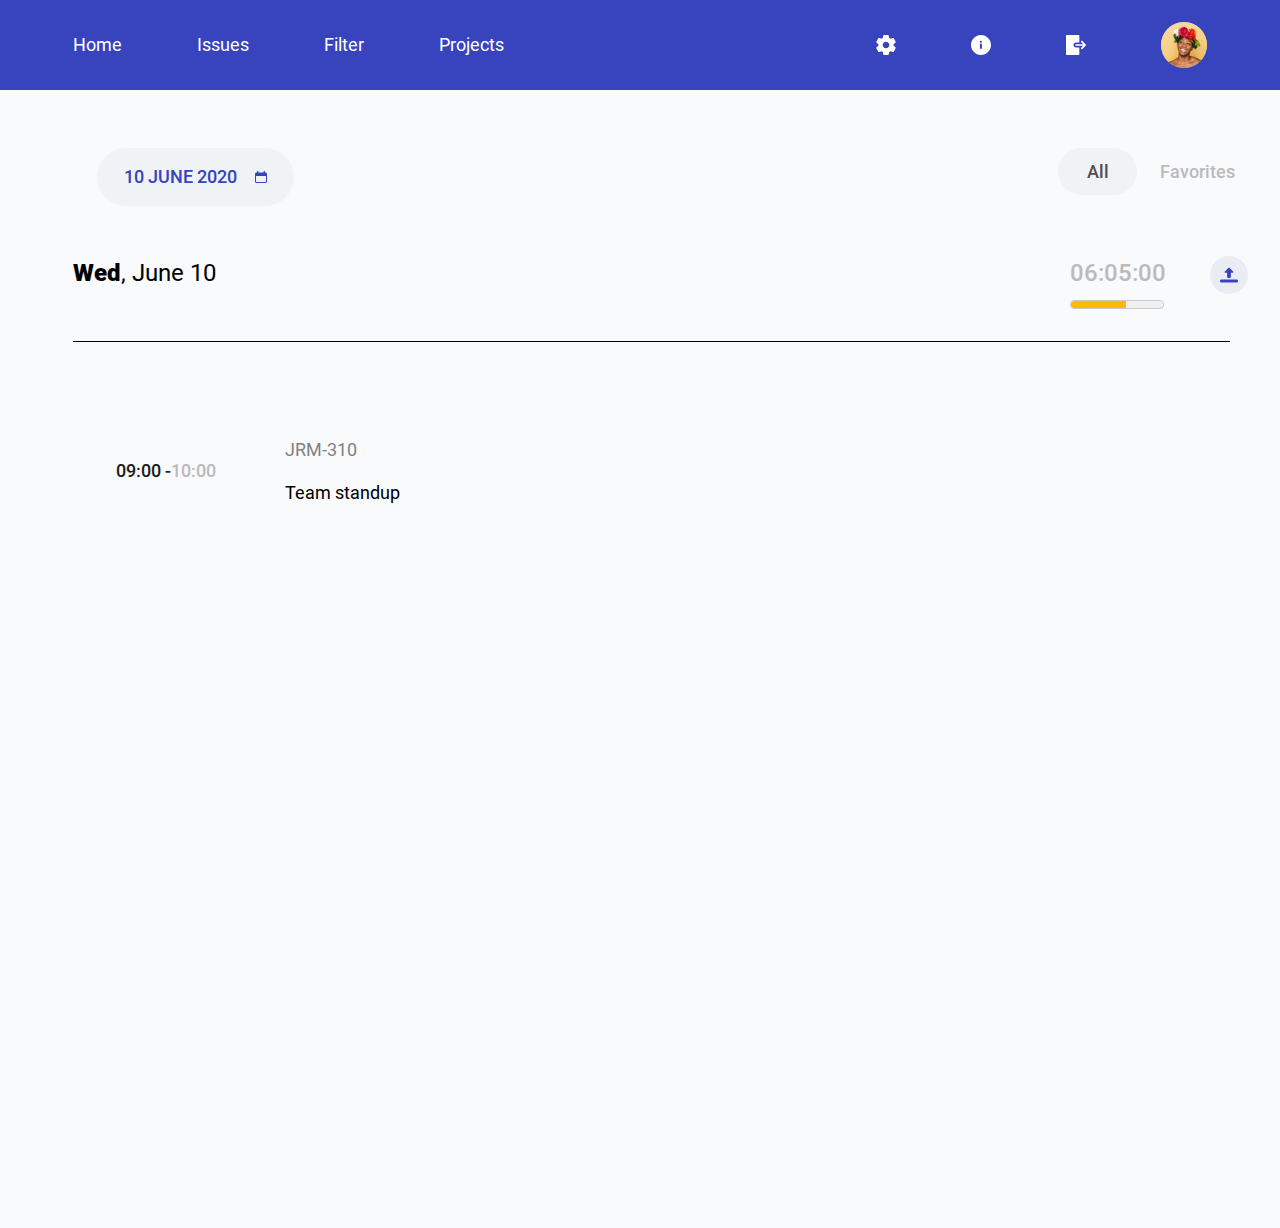
<file: index.html>
<!doctype html>
<html lang="en">
<head>
    <meta charset="UTF-8">
    <meta name="viewport"
          content="width=device-width, user-scalable=no, initial-scale=1.0, maximum-scale=1.0, minimum-scale=1.0">
    <meta http-equiv="X-UA-Compatible" content="ie=edge">
    <title>TimeTracker</title>
    <link rel="stylesheet" href="css/style.css">
    <script src="index.js"></script>
</head>
<body>
<header class="header">
    <div class="wrapper">
        <div class="header__wrapper">

            <nav class="header__nav">
                <ul class="header__list">
                    <li class="header__item">
                        <a href="#!" class="header__link" onclick="setActiveLink(this.classList)">Home</a>
                    </li>
                    <li class="header__item">
                        <a href="./index2.html" class="header__link" onclick="setActiveLink(this.classList.)">Issues</a>
                    </li>
                    <li class="header__item">
                        <a href="#!" class="header__link" onclick="setActiveLink(this.classList)">Filter</a>
                    </li>
                    <li class="header__item">
                        <a href="#!" class="header__link" onclick="setActiveLink(this.classList)">Projects</a>
                    </li>
                </ul>
            </nav>

            <div class="header__toolbar">
                <ul class="header__list-tool">
                    <li class="header__item">
                        <a href="#!" class="header__link">
                            <img src="img/svg/settings.svg" alt="Settings">
                        </a>
                    </li>
                    <li class="header__item">
                        <a href="#!" class="header__link">
                            <img src="img/svg/info.svg" alt="Settings">
                        </a>
                    </li>
                    <li class="header__item">
                        <a href="#!" class="header__link">
                            <img src="img/svg/exit.svg" alt="Settings">
                        </a>
                    </li>
                    <li class="header__item">
                        <a href="#!" class="header__link">
                            <img src="img/svg/avatar.svg" alt="Settings">
                        </a>
                    </li>
                </ul>
            </div>

        </div>
    </div>
</header>

<main class="main">
    <div class="wrapper">
        <div class="main__day">
            <div class="main__day-wrapper">

                <span class="main__day-data">
                    10 JUNE 2020
                    <img src="img/svg/calendar.svg" alt="The calendar" class="main__day-data-cal">
                </span>
                <div class="main__data-select">
                    <span class="main__data-select-all">
                        All
                    </span>
                    <span class="main__data-select-fav">
                        Favorites
                    </span>
                </div>

            </div>

            <div class="main__day-current-wrapper">

                <div class="main__day-weekday-time-upload">
                <span class="main__day-day-of-week">
                    <strong class="main__day-current-wrapper__strong">Wed</strong>, June 10
                </span>
                    <div class="main__day-progress-and-upload">
                        <div class="main__day-progress">
                            <div class="main__day-progress-time">06:05:00</div>
                            <div class="main__day-progress-bar">
                                <meter value="60" max="100" low="59" high="61"></meter>
                            </div>
                        </div>
                        <div class="main__day-upload">
                            <img src="./img/svg/download.svg" alt="Download" class="main__day-upload-ico">
                        </div>
                    </div>
                </div>

                <div class="main__day-task-info">
                    <div class="main__day-time-and-task">
                        <div class="main__day-div-of-time">
                            <span class="main__day-time-strong">09:00 -</span>
                            <span class="main__day-time">  10:00</span>
                        </div>
                        <div class="main__day-task">
                            <span class="main__day-task-jrm">
                                JRM-310
                            </span>
                            <span class="main__day-name-of-task">
                                Team standup
                            </span>
                        </div>
                    </div>

                    <div class="main__day-progress-of-load">

                    </div>
                </div>
            </div>
        </div>


        <div class="main__time-track">

        </div>
        <div class="main__google">

        </div>
    </div>
</main>

</body>
</html>
</file>
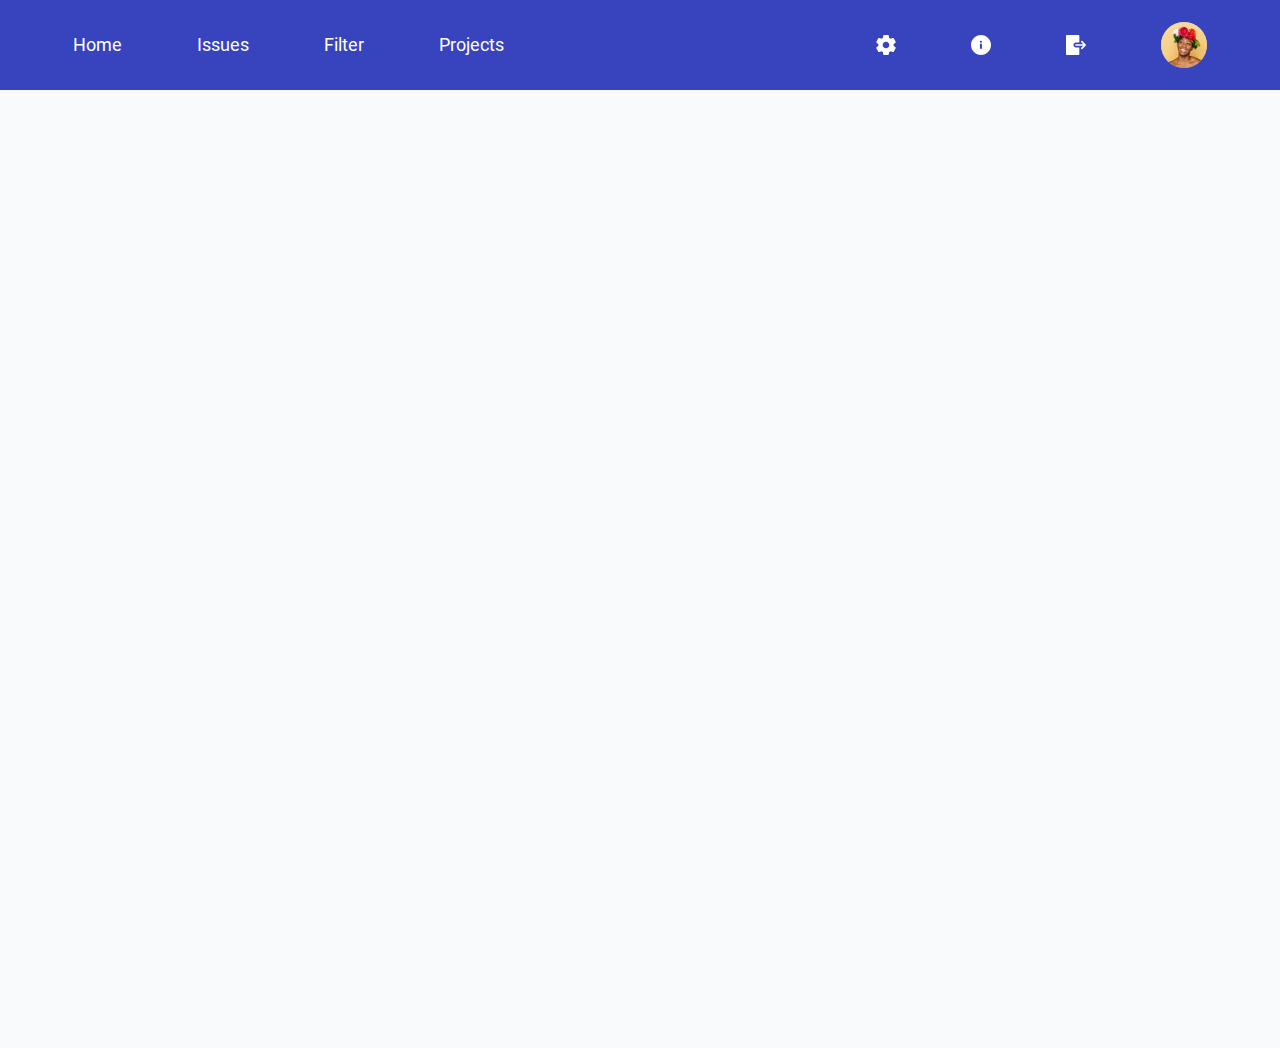
<file: index2.html>
<!doctype html>
<html lang="en">
<head>
    <meta charset="UTF-8">
    <meta name="viewport"
          content="width=device-width, user-scalable=no, initial-scale=1.0, maximum-scale=1.0, minimum-scale=1.0">
    <meta http-equiv="X-UA-Compatible" content="ie=edge">
    <link rel="stylesheet" href="css/style.css">
    <script src="index.js"></script>
    <title>Document</title>
</head>
<body>
<header class="header">
    <div class="wrapper">
        <div class="header__wrapper">

            <nav class="header__nav">
                <ul class="header__list">
                    <li class="header__item">
                        <a href="./index.html" class="header__link" onclick="setActiveLink(this.classList)">Home</a>
                    </li>
                    <li class="header__item">
                        <a href="./index2.html" class="header__link" onclick="setActiveLink(this.classList)">Issues</a>
                    </li>
                    <li class="header__item">
                        <a href="./index.html" class="header__link" onclick="setActiveLink(this.classList)">Filter</a>
                    </li>
                    <li class="header__item">
                        <a href="./index.html" class="header__link" onclick="setActiveLink(this.classList)">Projects</a>
                    </li>
                </ul>
            </nav>

            <div class="header__toolbar">
                <ul class="header__list-tool">
                    <li class="header__item">
                        <a href="#!" class="header__link">
                            <img src="img/svg/settings.svg" alt="Settings">
                        </a>
                    </li>
                    <li class="header__item">
                        <a href="#!" class="header__link">
                            <img src="img/svg/info.svg" alt="Settings">
                        </a>
                    </li>
                    <li class="header__item">
                        <a href="#!" class="header__link">
                            <img src="img/svg/exit.svg" alt="Settings">
                        </a>
                    </li>
                    <li class="header__item">
                        <a href="#!" class="header__link">
                            <img src="img/svg/avatar.svg" alt="Settings">
                        </a>
                    </li>
                </ul>
            </div>

        </div>
    </div>
</header>
<main>

</main>

</body>
</html>
</file>
<file: css/style.css>
/* http://meyerweb.com/eric/tools/css/reset/
   v2.0 | 20110126
   License: none (public domain)
*/

/*Сбрасываем все изначальные параметры любого браузера*/

html, body, div, span, applet, object, iframe,
h1, h2, h3, h4, h5, h6, p, blockquote, pre,
a, abbr, acronym, address, big, cite, code,
del, dfn, em, img, ins, kbd, q, s, samp,
small, strike, strong, sub, sup, tt, var,
b, u, i, center,
dl, dt, dd, ol, ul, li,
fieldset, form, label, legend,
table, caption, tbody, tfoot, thead, tr, th, td,
article, aside, canvas, details, embed,
figure, figcaption, footer, header, hgroup,
menu, nav, output, ruby, section, summary,
time, mark, audio, video {
    margin: 0;
    padding: 0;
    border: 0;
    font-size: 100%;
    font: inherit;
    vertical-align: baseline;
}
/* HTML5 display-role reset for older browsers */
article, aside, details, figcaption, figure,
footer, header, hgroup, menu, nav, section {
    display: block;
}
body {
    line-height: 1;
}
ol, ul {
    list-style: none;
}
blockquote, q {
    quotes: none;
}
blockquote:before, blockquote:after,
q:before, q:after {
    content: '';
    content: none;
}
table {
    border-collapse: collapse;
    border-spacing: 0;
}

/*Подключаем шрифты*/

/* roboto-regular - latin */
@font-face {
    font-family: 'Roboto';
    font-style: normal;
    font-weight: 400;
    src: local('Roboto'), local('Roboto-Regular'),
    url('../fonts/roboto-v20-latin-regular.woff2') format('woff2'), /* Chrome 26+, Opera 23+, Firefox 39+ */
    url('../fonts/roboto-v20-latin-regular.woff') format('woff'); /* Chrome 6+, Firefox 3.6+, IE 9+, Safari 5.1+ */
}
/* roboto-500 - latin */
@font-face {
    font-family: 'Roboto';
    font-style: normal;
    font-weight: 500;
    src: local('Roboto Medium'), local('Roboto-Medium'),
    url('../fonts/roboto-v20-latin-500.woff2') format('woff2'), /* Chrome 26+, Opera 23+, Firefox 39+ */
    url('../fonts/roboto-v20-latin-500.woff') format('woff'); /* Chrome 6+, Firefox 3.6+, IE 9+, Safari 5.1+ */
}
/* roboto-900 - latin */
@font-face {
    font-family: 'Roboto';
    font-style: normal;
    font-weight: 900;
    src: local('Roboto Black'), local('Roboto-Black'),
    url('../fonts/roboto-v20-latin-900.woff2') format('woff2'), /* Chrome 26+, Opera 23+, Firefox 39+ */
    url('../fonts/roboto-v20-latin-900.woff') format('woff'); /* Chrome 6+, Firefox 3.6+, IE 9+, Safari 5.1+ */
}

/*Подключаем модель расчёта размера блока box-sizing со значением border-box*/
/*В случае паддингов не будет увеличиваться блок, размер его будет сохраняться*/

html {
    box-sizing: border-box;
}

/*Здесь мы наследуем от предыдыдущего свойства box-sizing для всех элементов*/

*, *::before, *::after {
    box-sizing: inherit;
}

body {
    font-family: Roboto;
    font-style: normal;
    font-size: 18px;
    line-height: 144.2%;
    font-weight: normal;
    background: #F9FAFC
}

.wrapper {
    max-width: 1770px;
    margin: 0 73px 0 73px;
}

/*Стили для header*/

.header {
    background-color: #3744BD;
}

.header__wrapper {
    display: flex;
    flex-wrap: wrap;
    align-items: center;
    justify-content: space-between;
    height: 90px;
}

.header__list {
    display: flex;
    flex-wrap: wrap;
}

.header__item {
    margin-right: 75px;
}

.header__item:last-child {
    margin-right: 0;
}

.header__link {
    font-size: 18px;
    line-height: 144.2%;
    color: white;
    text-decoration: none;
}

.header__link-active {
    border-bottom-width: 2px;
    border-bottom-color: white;
    border-bottom-style: solid;
}

.header__list-tool {
    display: flex;
    flex-wrap: wrap;
    align-items: center;
    height: 46px;
}

/*Стили для Main*/

main {
    height: 100vh;
    margin-top: 58px;
}

.main__day {
    position: absolute;
    width: 1296px;
    height: 1080px;
    border-right-style: solid;
    /*border-right-color: #E9ECF2;*/
    border-right-color: black;
    border-right-width: 1px;
}

.main__time-track {
    position: relative;
    margin-left: 1296px;
    width: 474px;
    height: 363px;
    border-bottom-style: solid;
    /*border-bottom-color: #E9ECF2;*/
    border-bottom-color: black;
    border-bottom-width: 1px;
}

.main__google {
    width: 474px;
    height: 655px;
    margin-left: 1296px;
}

.main__day-wrapper {
    display: flex;
    flex-wrap: wrap;
    justify-content: space-between;
}

.main__day-data {
    display: flex;
    flex-wrap: wrap;
    justify-content: center;
    align-items: center;
    width: 197px;
    height: 58px;
    margin-left: 24px;
    margin-bottom: 50px;
    color: #3744BD;
    background: #F0F3F5;
    border-radius: 30px;
    font-weight: 500;
}

.main__day-data-cal {
    margin-left: 18px;
}

.main__data-select {
    display: flex;
    flex-wrap: wrap;
}

.main__data-select-all {
    display: flex;
    justify-content: center;
    align-items: center;
    color: #4F4F4F;
    width: 79px;
    height: 47px;
    background: #F0F3F5;
    border-radius: 30px;
    font-weight: 500;
    margin-right: 21px;
}

.main__data-select-fav {
    color: #BBBBBB;
    display: flex;
    justify-content: center;
    align-items: center;
    width: 79px;
    height: 47px;
    font-weight: 500;
    margin-right: 131px;
}

.main__day-day-of-week {
    display: flex;
    flex-wrap: wrap;
    font-family: Roboto;
    font-style: normal;
    font-weight: normal;
    font-size: 24px;
    line-height: 144.2%;
    height: 66px;
}

.main__day-current-wrapper__strong {
    font-family: Roboto;
    font-style: normal;
    font-weight: bold;
    font-size: 24px;
    line-height: 144.2%;
}

.main__day-current-wrapper {
    display: flex;
    flex-wrap: wrap;
    justify-content: space-between;
    height: 344px;
    width: 1157px;
}

.main__day-progress-and-upload {
    display: flex;
    flex-wrap: wrap;
    height: 66px;
}

.main__day-progress-time {
    font-family: Roboto;
    font-style: normal;
    font-weight: 500;
    font-size: 24px;
    line-height: 35px;
    text-align: center;
    margin-right: 47px;
    color: #BBBBBB;
}

meter {
    width: 94px;
}

.main__day-upload-ico {
    height: 38px;
    width: 38px;
    margin-right: 119px;
}

.main__day-task-info {
    height: 86px;
    width: 1310px;
}

.main__day-upload {
    width: 20px;
}

.main__day-progress {
    height: 66px;
}

.main__day-weekday-time-upload {
    display: flex;
    flex-wrap: wrap;
    justify-content: space-between;
    width: 1157px;
    height: 86px;
    border-bottom-width: 1px;
    /*border-bottom-color: #E9ECF2;*/
    border-bottom-color: #000;
    border-bottom-style: solid;
}

.main__day-progress {
    width: 140px;
}

.main__day-time-and-task {
    width: 370px;
    height: 86px;
    display: flex;
    flex-wrap: wrap;
}

.main__day-task {
    display: flex;
    flex-wrap: wrap;
    justify-content: start;
    align-items: center;
    padding-left: 27px;
    width: 185px;
    height: 86px;
}

.main__day-div-of-time {
    width: 185px;
    height: 86px;
    display: flex;
    justify-content: center;
    align-items: center;
}

.main__day-time-strong {
    font-family: Roboto;
    font-style: normal;
    font-weight: 500;
    font-size: 18px;
    line-height: 144.2%;
    color: #1E1E1E;
}

.main__day-task-jrm {
    font-family: Roboto;
    font-style: normal;
    font-weight: normal;
    font-size: 18px;
    line-height: 144.2%;

    font-variant: small-caps;
    color: #828282;
}

.main__day-time {
    font-family: Roboto;
    font-style: normal;
    font-weight: 500;
    font-size: 18px;
    line-height: 144.2%;
    color: #BBBBBB;
}
</file>
